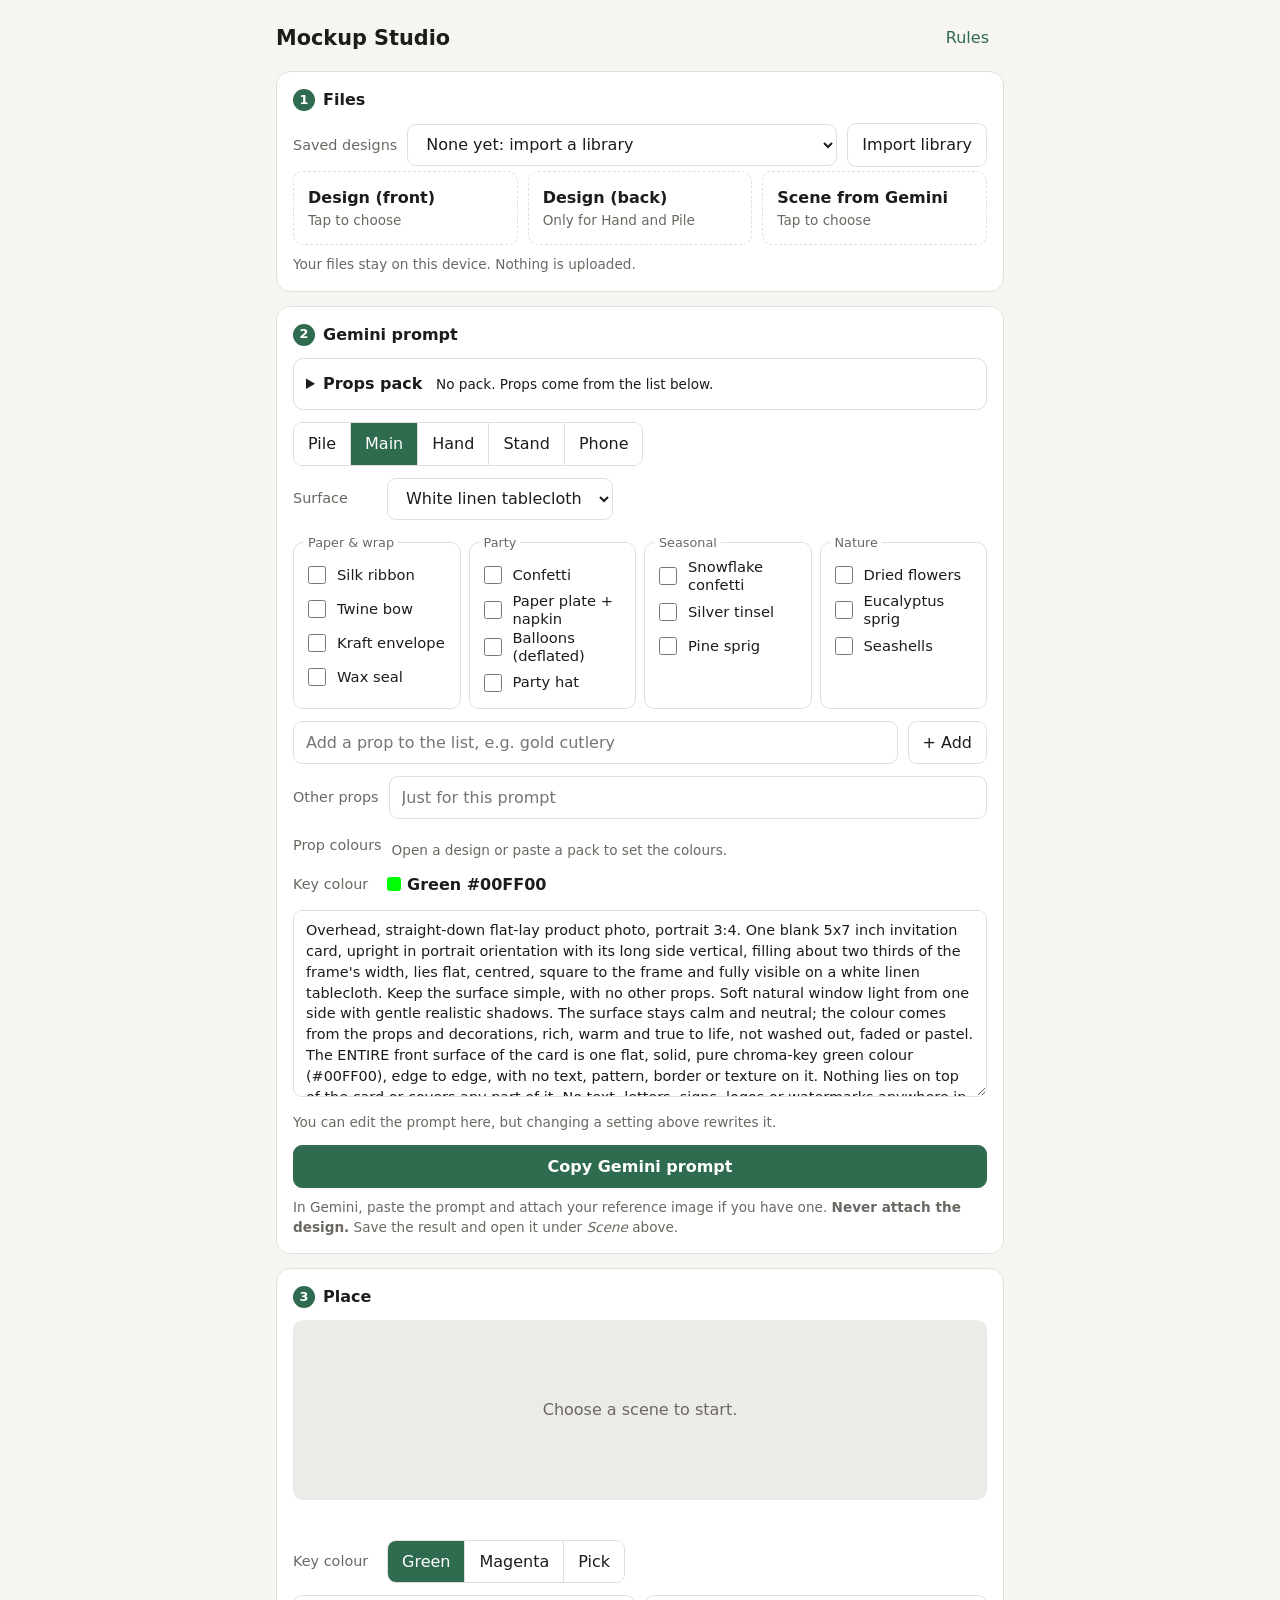
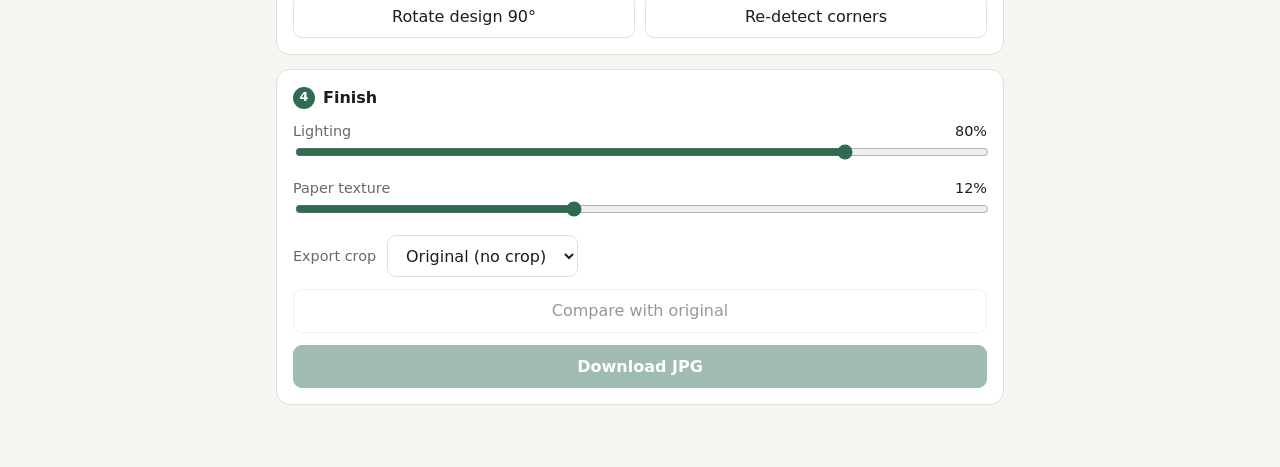
<file: index.html>
<!doctype html>
<html lang="en">
<head>
  <meta charset="utf-8">
  <meta name="viewport" content="width=device-width, initial-scale=1">
  <title>Mockup Studio</title>
  <link rel="stylesheet" href="styles.css">
  <script type="module" src="js/main.js"></script>
</head>
<body>
  <header class="top">
    <h1>Mockup Studio</h1>
    <button id="aboutBtn" class="ghost">Rules</button>
  </header>

  <main>
    <section class="card">
      <h2><span class="num">1</span> Files</h2>
      <div class="row saved">
        <span class="label">Saved designs</span>
        <select id="savedSelect" class="grow"></select>
        <label class="button-like">
          <input type="file" id="libraryInput" accept=".json,application/json">
          <span>Import library</span>
        </label>
      </div>
      <p class="note" id="savedNote"></p>
      <div class="pickers">
        <label class="picker">
          <input type="file" id="designInput" accept="image/*">
          <span class="pick-title">Design (front)</span>
          <span class="pick-name" id="designName">Tap to choose</span>
        </label>
        <label class="picker">
          <input type="file" id="backInput" accept="image/*">
          <span class="pick-title">Design (back)</span>
          <span class="pick-name" id="backName">Only for Hand and Pile</span>
        </label>
        <label class="picker">
          <input type="file" id="sceneInput" accept="image/*">
          <span class="pick-title">Scene from Gemini</span>
          <span class="pick-name" id="sceneName">Tap to choose</span>
        </label>
      </div>
      <p class="note">Your files stay on this device. Nothing is uploaded.</p>
    </section>

    <section class="card">
      <h2><span class="num">2</span> Gemini prompt</h2>
      <details class="pack" id="packBox">
        <summary>Props pack <span class="status" id="packStatus"></span></summary>
        <textarea id="packText" class="text" rows="5" aria-label="Props pack JSON" placeholder='Paste the design&#39;s props.json here: { "name": …, "surface": …, "props": […], "party": …, "wall": …, "colours": […] }'></textarea>
        <p class="status" id="packError" data-kind="error" hidden></p>
        <div class="row buttons">
          <button id="applyPack" class="primary" type="button">Use this pack</button>
          <button id="clearPack" type="button" hidden>Clear pack</button>
        </div>
        <p class="note">A pack sets the surface, props, party and wall for every Gemini shot, and clears the props ticked below.</p>
      </details>
      <div class="seg wrap" id="typeSeg">
        <button data-type="pile">Pile</button>
        <button data-type="main">Main</button>
        <button data-type="hand">Hand</button>
        <button data-type="stand">Stand</button>
        <button data-type="phone">Phone</button>
      </div>
      <label class="row" id="backdropRow" hidden>
        <span class="label" id="backdropLabel">Background</span>
        <input type="text" id="backdrop" class="text grow">
      </label>
      <div id="propsBlock">
        <label class="row">
          <span class="label">Surface</span>
          <select id="surface"></select>
        </label>
        <input type="text" id="surfaceOther" class="text" placeholder="Describe the surface, e.g. a pale pink satin cloth" hidden>
        <div id="propGroups" class="prop-groups"></div>
        <div class="row">
          <input type="text" id="newProp" class="text grow" placeholder="Add a prop to the list, e.g. gold cutlery">
          <button id="addProp" type="button">+ Add</button>
        </div>
        <label class="row">
          <span class="label">Other props</span>
          <input type="text" id="otherProps" class="text grow" placeholder="Just for this prompt">
        </label>
        <div class="row">
          <span class="label">Prop colours</span>
          <div id="colourChips" class="chips"></div>
        </div>
      </div>
      <p class="status" id="layoutNote" data-kind="ok" hidden>No Gemini scene needed: the app lays out the Pile from your front and back designs.</p>
      <div id="promptBlock">
        <div class="row">
          <span class="label">Key colour</span>
          <span id="keyNote" class="key-note"></span>
        </div>
        <textarea id="promptText" class="text prompt" rows="8" aria-label="Gemini prompt"></textarea>
        <p class="note">You can edit the prompt here, but changing a setting above rewrites it.</p>
        <div class="row buttons">
          <button id="copyPrompt" class="primary" type="button">Copy Gemini prompt</button>
        </div>
        <p class="note">In Gemini, paste the prompt and attach your reference image if you have one. <strong>Never attach the design.</strong> Save the result and open it under <em>Scene</em> above.</p>
      </div>
    </section>

    <section class="card">
      <h2><span class="num">3</span> Place</h2>
      <div class="stage empty" id="stage">
        <canvas id="stageCanvas"></canvas>
        <svg id="overlay" preserveAspectRatio="none"></svg>
        <canvas id="magnifier" width="150" height="150" hidden></canvas>
        <p class="placeholder" id="placeholder">Choose a scene to start.</p>
      </div>
      <p class="status" id="status" role="status"></p>
      <p class="status" id="hint" data-kind="warn" hidden></p>
      <div class="row" id="cardRow" hidden>
        <span class="label">Corners of</span>
        <div class="seg wrap" id="cardSeg"></div>
      </div>
      <div class="row" id="keyRow">
        <span class="label">Key colour</span>
        <div class="seg" id="keySeg">
          <button data-key="green">Green</button>
          <button data-key="magenta">Magenta</button>
          <button data-key="pick">Pick</button>
        </div>
      </div>
      <div class="row buttons">
        <button id="rotateBtn">Rotate design 90°</button>
        <button id="redetectBtn">Re-detect corners</button>
      </div>
    </section>

    <section class="card">
      <h2><span class="num">4</span> Finish</h2>
      <label class="slider">
        <span>Lighting <output id="lightingOut">80%</output></span>
        <input type="range" id="lighting" min="0" max="100" value="80">
      </label>
      <label class="slider">
        <span>Paper texture <output id="textureOut">12%</output></span>
        <input type="range" id="texture" min="0" max="30" value="12">
      </label>
      <label class="row">
        <span class="label">Export crop</span>
        <select id="aspect">
          <option value="original">Original (no crop)</option>
          <option value="3:4">3:4 portrait</option>
          <option value="4:5">4:5 portrait</option>
          <option value="1:1">1:1 square</option>
          <option value="4:3">4:3 landscape</option>
        </select>
      </label>
      <p class="status" id="cropError" data-kind="error" hidden></p>
      <div class="row buttons">
        <button id="compareBtn">Compare with original</button>
      </div>
      <div class="row buttons">
        <button id="downloadBtn" class="primary">Download JPG</button>
        <button id="shareBtn" hidden>Save / Share</button>
      </div>
    </section>
  </main>

  <dialog id="aboutDlg" class="dlg">
    <div class="dlg-head">
      <h2>Design Fidelity Rules</h2>
      <button class="ghost" data-close>Close</button>
    </div>
    <p class="note">The AI only ever draws the scene, with the card as a flat green blank. This page puts your original file onto that blank, so the design can't be changed.</p>
    <ul id="rulesList" class="rules"></ul>
  </dialog>

  <dialog id="compareDlg" class="dlg wide">
    <div class="dlg-head">
      <h2>Compare</h2>
      <button id="zoomBtn" class="ghost">100%</button>
      <button class="ghost" data-close>Close</button>
    </div>
    <p class="note">The text should match exactly. A thumb or prop may cover part of the card.</p>
    <div id="compareBody" class="compare fit"></div>
  </dialog>
</body>
</html>
</file>
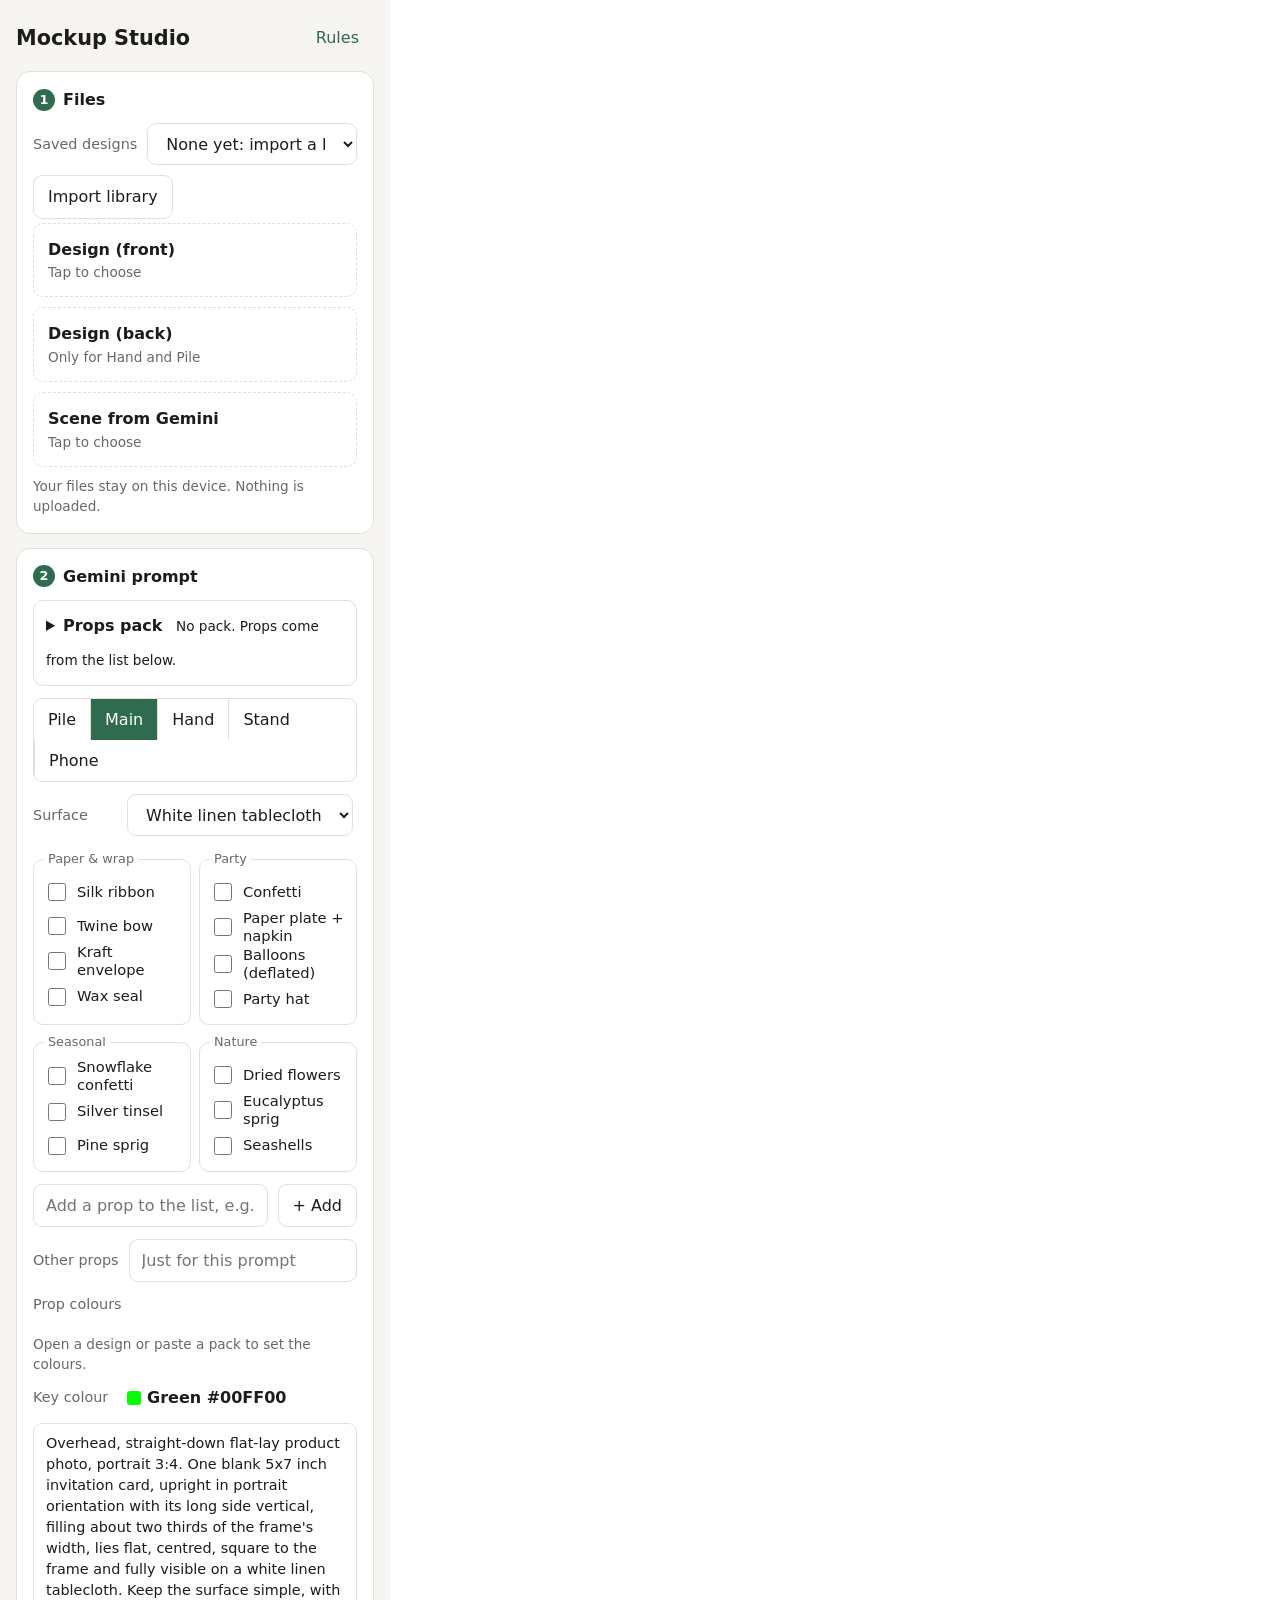
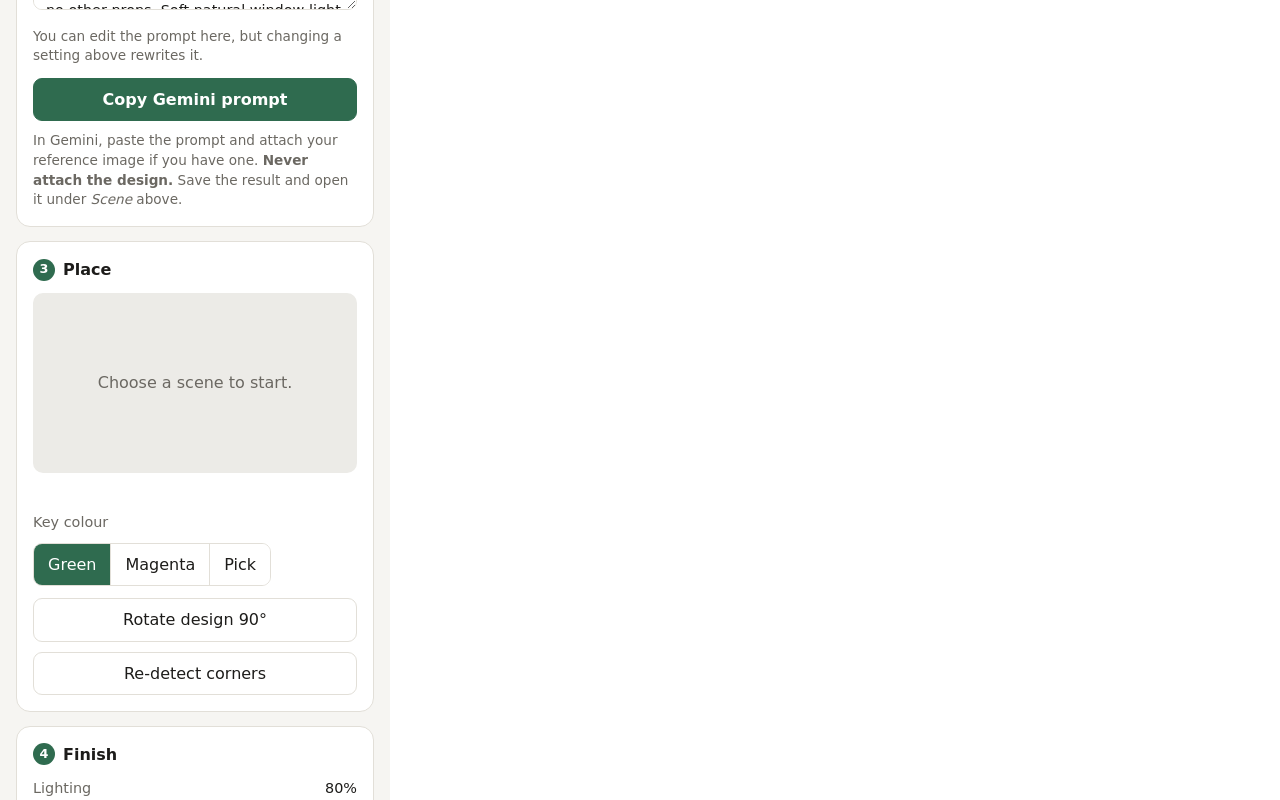
<file: tests/phone-frame.html>
<!doctype html>
<html lang="en">
<head>
  <meta charset="utf-8">
  <title>Phone frame</title>
  <style>body { margin: 0; } iframe { width: 390px; height: 2400px; border: 0; display: block; }</style>
</head>
<body>
  <!-- Headless Chrome can't make a window narrower than ~500px; this frame checks the 390px phone layout. -->
  <iframe src="../index.html"></iframe>
</body>
</html>
</file>
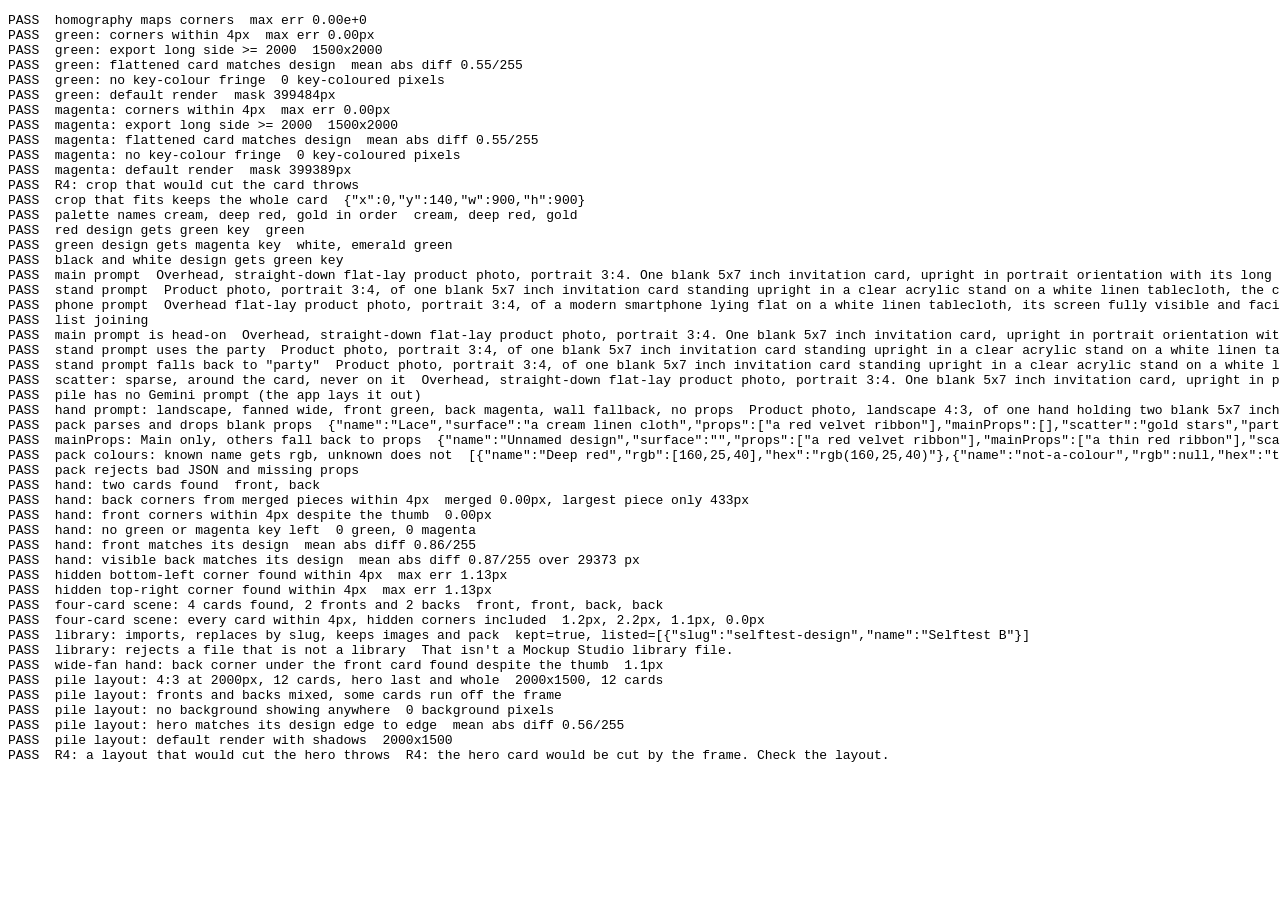
<file: tests/selftest.html>
<!doctype html>
<html lang="en">
<head>
  <meta charset="utf-8">
  <title>SELFTEST RUNNING</title>
  <script>
    addEventListener('error', (e) => {
      document.title = 'SELFTEST ERROR';
      document.addEventListener('DOMContentLoaded', () => {}, { once: true });
      (document.getElementById('out') || document.body).textContent += `ERROR ${e.message} @ ${e.filename}:${e.lineno}\n`;
    });
  </script>
  <script type="module" src="selftest.js"></script>
</head>
<body>
  <pre id="out"></pre>
</body>
</html>
</file>
<file: styles.css>
:root {
  --bg: #f6f5f2;
  --surface: #ffffff;
  --text: #1d1c1a;
  --muted: #6b6862;
  --line: #e2dfd8;
  --accent: #2f6b4f;
  --accent-text: #ffffff;
  --ok: #2f6b4f;
  --warn: #8a5a00;
  --error: #b3261e;
  --stage: #ecebe7;
  color-scheme: light;
}

@media (prefers-color-scheme: dark) {
  :root:not([data-theme="light"]) {
    --bg: #161615;
    --surface: #1f1f1d;
    --text: #edebe6;
    --muted: #a19d95;
    --line: #34332f;
    --accent: #6cc59a;
    --accent-text: #0f1a14;
    --ok: #6cc59a;
    --warn: #e0b052;
    --error: #ff8a80;
    --stage: #121211;
    color-scheme: dark;
  }
}

:root[data-theme="dark"] {
  --bg: #161615;
  --surface: #1f1f1d;
  --text: #edebe6;
  --muted: #a19d95;
  --line: #34332f;
  --accent: #6cc59a;
  --accent-text: #0f1a14;
  --ok: #6cc59a;
  --warn: #e0b052;
  --error: #ff8a80;
  --stage: #121211;
  color-scheme: dark;
}

* { box-sizing: border-box; }

body {
  margin: 0;
  background: var(--bg);
  color: var(--text);
  font: 16px/1.45 system-ui, -apple-system, "Segoe UI", sans-serif;
}

.top {
  display: flex;
  align-items: center;
  justify-content: space-between;
  max-width: 760px;
  margin: 0 auto;
  padding: 16px 16px 4px;
}

h1 { font-size: 1.3rem; margin: 0; }
h2 { font-size: 1rem; margin: 0 0 12px; display: flex; align-items: center; gap: 8px; }

.num {
  display: inline-grid;
  place-items: center;
  width: 22px;
  height: 22px;
  border-radius: 50%;
  background: var(--accent);
  color: var(--accent-text);
  font-size: 0.8rem;
}

main { max-width: 760px; margin: 0 auto; padding: 8px 16px 48px; }

.card {
  background: var(--surface);
  border: 1px solid var(--line);
  border-radius: 14px;
  padding: 16px;
  margin-bottom: 14px;
}

.saved { margin: 0 0 4px; }
.saved select.grow { flex: 1 1 180px; min-width: 0; }
.button-like {
  display: inline-flex; align-items: center; min-height: 42px; padding: 9px 14px; cursor: pointer;
  border: 1px solid var(--line); border-radius: 9px; background: var(--surface);
}
.button-like:hover { border-color: var(--accent); }
.button-like input { position: absolute; opacity: 0; width: 1px; height: 1px; }
#savedNote { margin: 4px 0 12px; }
#savedNote:empty { display: none; }

.pickers { display: grid; grid-template-columns: repeat(3, 1fr); gap: 10px; }
@media (max-width: 600px) { .pickers { grid-template-columns: 1fr; } }

.picker {
  display: flex;
  flex-direction: column;
  gap: 2px;
  padding: 14px;
  border: 1.5px dashed var(--line);
  border-radius: 10px;
  cursor: pointer;
  min-width: 0;
}
.picker:hover { border-color: var(--accent); }
.picker input { position: absolute; opacity: 0; width: 1px; height: 1px; }
.pick-title { font-weight: 600; }
.pick-name { color: var(--muted); font-size: 0.85rem; overflow-wrap: anywhere; }

.note { color: var(--muted); font-size: 0.85rem; margin: 10px 0 0; }

.stage {
  position: relative;
  background: var(--stage);
  border-radius: 10px;
  overflow: hidden;
  line-height: 0;
}
.stage canvas#stageCanvas { display: block; width: 100%; height: auto; }
.stage svg { position: absolute; inset: 0; width: 100%; height: 100%; }
.stage.empty { min-height: 180px; display: flex; align-items: center; justify-content: center; }
.stage.empty #stageCanvas, .stage.empty svg { display: none; }
.placeholder { display: none; color: var(--muted); line-height: 1.4; margin: 0; }
.stage.empty .placeholder { display: block; }

#magnifier {
  position: absolute;
  top: 8px;
  left: 8px;
  width: 120px;
  height: 120px;
  border-radius: 50%;
  border: 2px solid #fff;
  box-shadow: 0 2px 10px rgba(0, 0, 0, 0.4);
  pointer-events: none;
}
#magnifier.right { left: auto; right: 8px; }
#magnifier[hidden] { display: none; }

.quad { fill: none; stroke: #fff; stroke-width: 1.5; vector-effect: non-scaling-stroke; filter: drop-shadow(0 0 1px #000); }
.quad.other { stroke-dasharray: 6 4; opacity: 0.75; pointer-events: none; }
.knob { cursor: grab; touch-action: none; }
.knob .hit { fill: transparent; }
.knob .dot { fill: #fff; stroke: #1d1c1a; stroke-width: 2; vector-effect: non-scaling-stroke; }
.crop-shade { fill: rgba(0, 0, 0, 0.45); pointer-events: none; }
.crop-line { fill: none; stroke: #fff; stroke-dasharray: 6 4; stroke-width: 1.5; vector-effect: non-scaling-stroke; pointer-events: none; }
svg.picking { cursor: crosshair; }

.status { margin: 10px 0 0; font-size: 0.9rem; min-height: 1.2em; }
.status[data-kind="ok"] { color: var(--ok); }
.status[data-kind="warn"] { color: var(--warn); }
.status[data-kind="error"] { color: var(--error); }
.status[hidden] { display: none; }

.row { display: flex; align-items: center; gap: 10px; flex-wrap: wrap; margin-top: 12px; }
.label { color: var(--muted); font-size: 0.9rem; min-width: 84px; }

button, select {
  font: inherit;
  color: var(--text);
  background: var(--surface);
  border: 1px solid var(--line);
  border-radius: 9px;
  padding: 9px 14px;
  min-height: 42px;
  cursor: pointer;
}
button:disabled { opacity: 0.45; cursor: default; }
button.primary { background: var(--accent); color: var(--accent-text); border-color: var(--accent); font-weight: 600; }
button.ghost { border-color: transparent; background: transparent; color: var(--accent); }
.buttons button { flex: 1 1 160px; }

.seg { display: inline-flex; border: 1px solid var(--line); border-radius: 9px; overflow: hidden; }
.seg button { border: 0; border-radius: 0; min-height: 38px; }
.seg button + button { border-left: 1px solid var(--line); }
.seg button[aria-pressed="true"] { background: var(--accent); color: var(--accent-text); }

.text {
  font: inherit;
  color: var(--text);
  background: var(--surface);
  border: 1px solid var(--line);
  border-radius: 9px;
  padding: 9px 12px;
  min-height: 42px;
  min-width: 0;
}
.text.grow { flex: 1 1 180px; }
#surfaceOther { width: 100%; margin-top: 10px; }
.text.prompt { width: 100%; margin-top: 14px; resize: vertical; font-size: 0.9rem; line-height: 1.45; }

.seg.wrap { flex-wrap: wrap; }
#propsBlock[hidden], #promptBlock[hidden], .pack[hidden], .row[hidden] { display: none; }

.pack { border: 1px solid var(--line); border-radius: 10px; padding: 8px 12px; margin-bottom: 12px; }
.pack summary { cursor: pointer; font-weight: 600; min-height: 34px; line-height: 34px; }
.pack summary .status { display: inline; margin: 0 0 0 8px; font-weight: 400; font-size: 0.85rem; }
.pack textarea { width: 100%; margin-top: 10px; font-size: 0.85rem; resize: vertical; }
.prop-groups .pack-props { grid-column: 1 / -1; border-color: var(--accent); }

.prop-groups { display: grid; grid-template-columns: repeat(auto-fill, minmax(140px, 1fr)); gap: 8px; margin-top: 14px; }
.prop-groups fieldset { border: 1px solid var(--line); border-radius: 10px; margin: 0; padding: 6px 10px 8px; min-width: 0; }
.prop-groups legend { color: var(--muted); font-size: 0.8rem; padding: 0 4px; }
.prop { display: flex; align-items: center; gap: 8px; min-height: 34px; cursor: pointer; font-size: 0.92rem; line-height: 1.25; }
.prop input { width: 18px; height: 18px; accent-color: var(--accent); flex: none; }
.prop span { flex: 1; }
.prop .remove { min-height: 28px; padding: 0 8px; border-color: transparent; color: var(--muted); }

.chips { display: flex; flex-wrap: wrap; gap: 6px; }
.chip { display: inline-flex; align-items: center; gap: 6px; min-height: 34px; padding: 4px 10px; border-radius: 999px; font-size: 0.85rem; }
.chip[aria-pressed="false"] { opacity: 0.45; text-decoration: line-through; }
.swatch { width: 14px; height: 14px; border-radius: 50%; border: 1px solid rgba(0, 0, 0, 0.2); }
.key-note { display: inline-flex; align-items: center; gap: 6px; font-weight: 600; }
.key-note::before { content: ""; width: 14px; height: 14px; border-radius: 3px; background: var(--key, #00ff00); }

.slider { display: block; margin-top: 12px; }
.slider span { display: flex; justify-content: space-between; font-size: 0.9rem; color: var(--muted); }
.slider output { color: var(--text); font-variant-numeric: tabular-nums; }
.slider input { width: 100%; accent-color: var(--accent); }

.dlg {
  width: min(560px, calc(100vw - 32px));
  max-height: calc(100vh - 32px);
  border: 1px solid var(--line);
  border-radius: 14px;
  background: var(--surface);
  color: var(--text);
  padding: 16px;
}
.dlg.wide { width: min(1100px, calc(100vw - 32px)); }
.dlg::backdrop { background: rgba(0, 0, 0, 0.5); }
.dlg-head { display: flex; align-items: center; gap: 6px; }
.dlg-head h2 { margin: 0; flex: 1; }
.rules { padding-left: 18px; margin: 12px 0 0; }
.rules li { margin-bottom: 8px; }

.compare { display: grid; grid-template-columns: 1fr 1fr; gap: 10px; margin-top: 12px; overflow: auto; max-height: 70vh; }
.compare figure { margin: 0; min-width: 0; }
.compare figcaption { color: var(--muted); font-size: 0.8rem; margin-top: 4px; }
.compare canvas { display: block; }
.compare.fit canvas { width: 100%; height: auto; }
.compare:not(.fit) { grid-template-columns: max-content max-content; }
</file>
